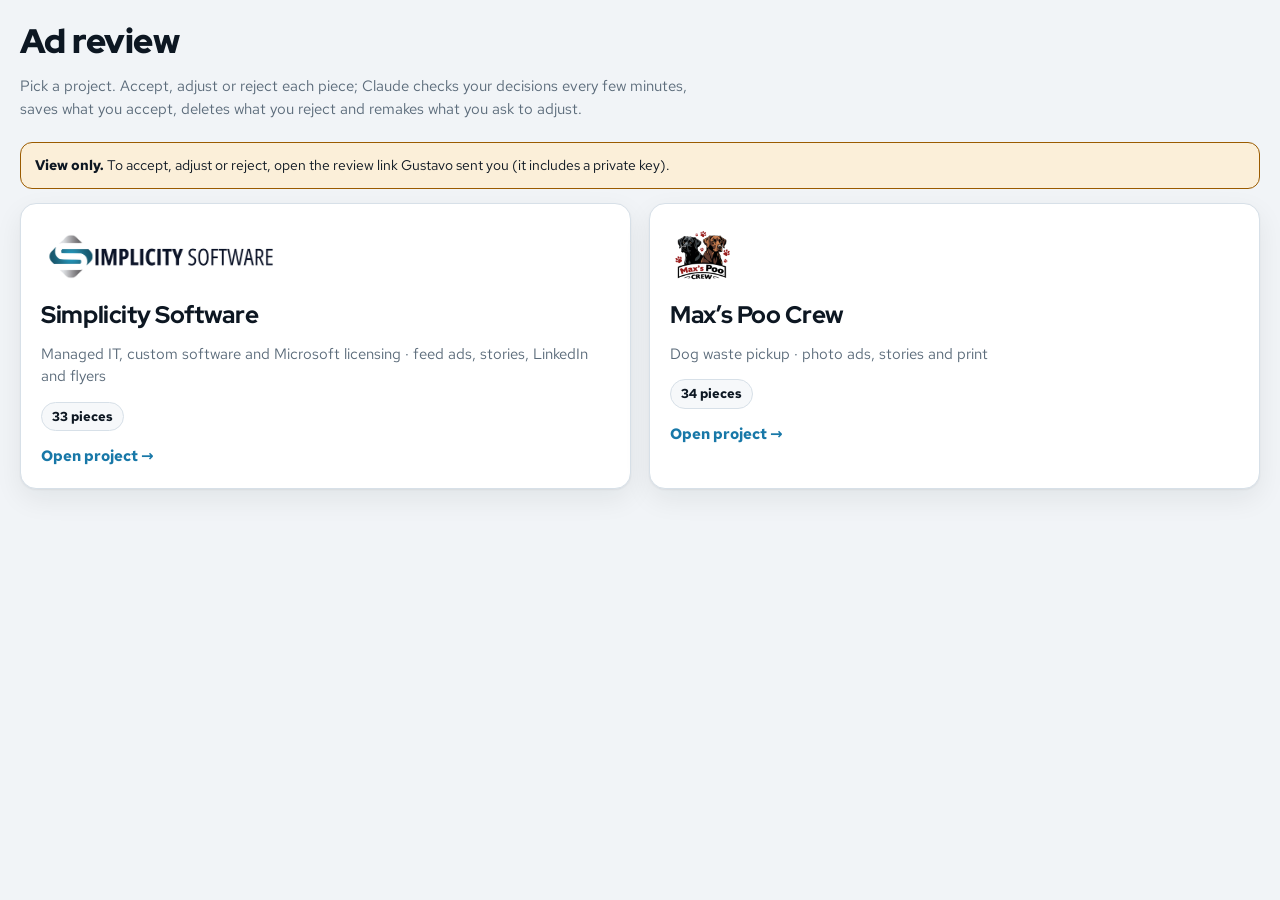
<file: index.html>
<!doctype html>
<html lang="en"><head><meta charset="utf-8"><meta name="viewport" content="width=device-width,initial-scale=1">
<meta name="robots" content="noindex,nofollow"><title>Ad review</title>
<link rel="preconnect" href="https://fonts.googleapis.com"><link rel="preconnect" href="https://fonts.gstatic.com" crossorigin>
<link rel="stylesheet" href="https://fonts.googleapis.com/css2?family=Red+Hat+Display:wght@800;900&family=Red+Hat+Text:wght@400;500;600;700&display=swap">
<link rel="stylesheet" href="app.css?v=20260918112430"></head>
<body data-page="home"><div class="wrap">
<header class="top"><h1>Ad review</h1></header>
<p class="lead">Pick a project. Accept, adjust or reject each piece; Claude checks your decisions every few minutes, saves what you accept, deletes what you reject and remakes what you ask to adjust.</p>
<p class="banner" id="banner" hidden><b>View only.</b> To accept, adjust or reject, open the review link Gustavo sent you (it includes a private key).</p>
<main class="projects" id="projects"></main>
<div class="notices" id="notices"></div>
</div><script src="config.js?v=20260918112430"></script><script src="app.js?v=20260918112430"></script></body></html>
</file>
<file: app.css>
:root{
  --ground:#F1F4F7; --surface:#FFFFFF; --inset:#F6F8FA; --ink:#0D1722; --muted:#5B6B7A; --line:#D7E0E8;
  --accent:#1878A8; --accent-ink:#FFFFFF; --focus:#6EC8E6;
  --ok:#1E7A52; --ok-soft:#E2F2EA; --warn:#9A5B00; --warn-soft:#FBEFD9; --out:#A12F3C; --out-soft:#F7E3E6; --new:#1D5FA8; --new-soft:#E2ECF8;
  --tile:#0E1A26;
  --shadow:0 1px 2px rgba(13,23,34,.06),0 10px 28px rgba(13,23,34,.07);
  --display:"Red Hat Display",system-ui,-apple-system,sans-serif;
  --body:"Red Hat Text",system-ui,-apple-system,"Segoe UI",Roboto,Arial,sans-serif;
}
@media (prefers-color-scheme: dark){
  :root{
    --ground:#0A121B; --surface:#121E2A; --inset:#0E1822; --ink:#E8F0F6; --muted:#9DAFBF; --line:#22374A;
    --accent:#6EC8E6; --accent-ink:#08111B;
    --ok:#62C99A; --ok-soft:#12301F; --warn:#F0B35A; --warn-soft:#352711; --out:#F08591; --out-soft:#3A1A20; --new:#8DB9F0; --new-soft:#13263D;
    --tile:#060C12;
    --shadow:0 1px 2px rgba(0,0,0,.3),0 10px 28px rgba(0,0,0,.3);
  }
}
body[data-project="poocrew"]{--accent:#C8102E;--accent-ink:#fff}
@media (prefers-color-scheme: dark){ body[data-project="poocrew"]{--accent:#F0667A;--accent-ink:#1A0A0C} }

*{box-sizing:border-box}
html,body{margin:0}
body{background:var(--ground);color:var(--ink);font:15px/1.5 var(--body);padding:0 16px 72px}
.wrap{max-width:1240px;margin:0 auto}
h1,h2,h3{font-family:var(--display);font-weight:800;letter-spacing:-.015em;line-height:1.1;margin:0;text-wrap:balance}
a{color:var(--accent)}
button{font:inherit}
:focus-visible{outline:3px solid var(--focus);outline-offset:2px}
[hidden]{display:none!important}

/* header */
.top{display:flex;flex-wrap:wrap;align-items:center;gap:12px 20px;padding:22px 0 16px}
.top .back{font-weight:600;text-decoration:none}
.top h1{font-size:clamp(24px,4vw,34px);font-weight:900;flex:1 1 260px}
.who{display:flex;flex-wrap:wrap;align-items:center;gap:8px;font-size:13px;color:var(--muted)}
.who input{font:inherit;font-size:14px;width:150px;padding:7px 10px;border-radius:9px;border:1.5px solid var(--line);background:var(--surface);color:var(--ink)}
.sync{font-size:12.5px;color:var(--muted)}
.banner{margin:0 0 14px;padding:12px 14px;border-radius:12px;border:1.5px solid var(--warn);background:var(--warn-soft);font-size:14px}

/* home */
.lead{color:var(--muted);margin:0 0 22px;max-width:70ch}
.projects{display:grid;grid-template-columns:repeat(auto-fit,minmax(300px,1fr));gap:18px}
.project{display:flex;flex-direction:column;gap:14px;background:var(--surface);border:1px solid var(--line);border-radius:16px;padding:20px;text-decoration:none;color:inherit;box-shadow:var(--shadow)}
.project:hover{border-color:var(--accent)}
.project .logo{height:64px;display:flex;align-items:center}
.project .logo img{max-height:64px;max-width:240px;width:auto}
.project h2{font-size:24px}
.project p{margin:0;color:var(--muted)}
.counts{display:flex;flex-wrap:wrap;gap:8px}
.count{font-size:13px;font-weight:700;padding:4px 10px;border-radius:999px;border:1px solid var(--line);background:var(--inset);font-variant-numeric:tabular-nums}
.count.todo{color:var(--new);border-color:var(--new);background:var(--new-soft)}
.count.ok{color:var(--ok)} .count.warn{color:var(--warn)} .count.out{color:var(--out)}
.open{align-self:flex-start;font-weight:700;color:var(--accent)}

/* tabs + filters */
.tabs{position:sticky;top:0;z-index:5;display:flex;gap:6px;overflow-x:auto;background:var(--ground);padding:10px 0;border-bottom:1px solid var(--line)}
.tab{flex:none;display:flex;align-items:center;gap:8px;padding:9px 14px;border-radius:999px;border:1.5px solid transparent;background:transparent;color:var(--muted);font-weight:700;cursor:pointer}
.tab b{font-variant-numeric:tabular-nums;font-size:12.5px;padding:1px 8px;border-radius:999px;background:var(--surface);border:1px solid var(--line);color:var(--ink)}
.tab[aria-selected="true"]{background:var(--surface);border-color:var(--accent);color:var(--ink)}
.filters{display:flex;flex-wrap:wrap;gap:8px;padding:14px 0 4px}
.filter{padding:5px 12px;border-radius:999px;border:1px solid var(--line);background:var(--surface);color:var(--ink);font-size:13px;font-weight:600;cursor:pointer}
.filter[aria-pressed="true"]{background:var(--accent);color:var(--accent-ink);border-color:var(--accent)}

/* grid of tiles */
.grid{display:grid;grid-template-columns:repeat(auto-fill,minmax(230px,1fr));gap:16px;padding-top:14px}
.empty{padding:48px 0;color:var(--muted);text-align:center;grid-column:1/-1}
.tile{display:flex;flex-direction:column;background:var(--surface);border:1.5px solid var(--line);border-radius:14px;overflow:hidden;box-shadow:var(--shadow)}
.tile[data-state="ok"]{border-color:var(--ok)} .tile[data-state="warn"]{border-color:var(--warn)} .tile[data-state="out"]{border-color:var(--out)}
.thumb{position:relative;display:block;width:100%;aspect-ratio:1;background:var(--tile);border:0;padding:0;cursor:zoom-in}
.thumb img{position:absolute;inset:0;width:100%;height:100%;object-fit:contain}
.thumb .gone{position:absolute;inset:0;display:grid;place-items:center;color:#9DAFBF;font-weight:700;letter-spacing:.1em;text-transform:uppercase;font-size:12px}
.thumb .kind{position:absolute;left:8px;bottom:8px;font-size:11.5px;font-weight:700;padding:2px 8px;border-radius:999px;background:rgba(0,0,0,.65);color:#fff}
.badge{position:absolute;right:8px;top:8px;font-size:11.5px;font-weight:800;padding:3px 9px;border-radius:999px;background:var(--surface);color:var(--ink);border:1px solid var(--line)}
.badge[data-state="ok"]{background:var(--ok-soft);color:var(--ok);border-color:var(--ok)}
.badge[data-state="warn"]{background:var(--warn-soft);color:var(--warn);border-color:var(--warn)}
.badge[data-state="out"]{background:var(--out-soft);color:var(--out);border-color:var(--out)}
.badge[data-state=""]{background:var(--new-soft);color:var(--new);border-color:var(--new)}
.tile .meta{display:flex;flex-direction:column;gap:6px;padding:12px 12px 8px;flex:1}
.idrow{display:flex;align-items:center;gap:6px;flex-wrap:wrap}
.pid{font-family:var(--display);font-weight:900;font-size:12px;background:var(--ink);color:var(--surface);padding:2px 7px;border-radius:6px;letter-spacing:.04em}
.ver{font-size:11.5px;font-weight:800;padding:1px 7px;border-radius:999px;background:var(--accent);color:var(--accent-ink)}
.batch{font-size:12px;color:var(--muted);font-weight:600}
.tile h3{font-size:15.5px;line-height:1.25}
.tile .by{font-size:12px;color:var(--muted);min-height:1em}
.tile.done{opacity:.55}
.ribbon{font-size:12px;font-weight:700;color:var(--new);white-space:nowrap;overflow:hidden;text-overflow:ellipsis}
.ribbon[data-kind="final"]{color:var(--ok)} .ribbon[data-kind="descartada"]{color:var(--out)}
.filed{font-size:13px;font-weight:700;color:var(--ok)}
.link{background:none;border:0;padding:0;color:var(--accent);font:inherit;font-size:12.5px;font-weight:600;text-decoration:underline;cursor:pointer}
.hint{font-size:12.5px;color:var(--out);font-weight:600}
.who .hint{flex-basis:100%}
.actions{display:grid;grid-template-columns:repeat(3,1fr) auto;gap:6px;padding:0 12px 12px}
.act{padding:7px 0;border-radius:9px;border:1.5px solid var(--line);background:var(--surface);color:var(--ink);font-weight:700;font-size:13px;cursor:pointer}
.act:hover{border-color:var(--ink)}
.act[aria-pressed="true"][data-v="ok"]{background:var(--ok-soft);border-color:var(--ok);color:var(--ok)}
.act[aria-pressed="true"][data-v="warn"]{background:var(--warn-soft);border-color:var(--warn);color:var(--warn)}
.act[aria-pressed="true"][data-v="out"]{background:var(--out-soft);border-color:var(--out);color:var(--out)}
.act.focus{padding:7px 12px;background:var(--accent);border-color:var(--accent);color:var(--accent-ink)}
.act:disabled{opacity:.5;cursor:not-allowed}
.actions.locked{grid-template-columns:1fr auto auto;align-items:center}

/* focus modal */
dialog.focusbox{width:min(1180px,calc(100vw - 24px));max-height:calc(100vh - 24px);padding:0;border:1px solid var(--line);border-radius:18px;background:var(--surface);color:var(--ink);overflow:hidden}
dialog.focusbox::backdrop{background:rgba(5,10,16,.72)}
.fb{display:grid;grid-template-columns:minmax(0,1.15fr) minmax(0,1fr);max-height:calc(100vh - 24px)}
.fb-media{background:var(--tile);overflow:auto;padding:18px;display:flex;flex-direction:column;gap:12px;align-items:center;justify-content:center}
.formats{display:flex;gap:6px;flex-wrap:wrap;justify-content:center}
.formats button{padding:5px 12px;border-radius:999px;border:1.5px solid #2A3F52;background:transparent;color:#C9D6E2;font-size:13px;font-weight:700;cursor:pointer}
.formats button[aria-pressed="true"]{background:#E8F0F6;border-color:#E8F0F6;color:#0D1722}
.fb-media figure{margin:0;width:100%;display:flex;flex-direction:column;align-items:center;gap:6px}
.fb-media img,.fb-media video{max-width:100%;max-height:calc(100vh - 150px);height:auto;width:auto;border-radius:8px;display:block}
.fb-media figcaption{font-size:12px;color:#9DAFBF}
.fb-media .gone{padding:80px 0;color:#9DAFBF;font-weight:700;letter-spacing:.1em;text-transform:uppercase}
.fb-info{overflow:auto;padding:20px 22px 24px;display:flex;flex-direction:column;gap:14px}
.fb-head{display:flex;align-items:flex-start;gap:10px}
.fb-head h2{font-size:clamp(20px,2.4vw,26px);flex:1}
.iconbtn{flex:none;width:38px;height:38px;border-radius:10px;border:1.5px solid var(--line);background:var(--surface);color:var(--ink);font-size:18px;cursor:pointer}
.iconbtn:hover{border-color:var(--ink)}
.chips{display:flex;flex-wrap:wrap;gap:6px}
.chip{font-size:12.5px;font-weight:600;padding:3px 9px;border-radius:999px;border:1px solid var(--line);background:var(--inset)}
.k{font-size:11px;font-weight:700;letter-spacing:.1em;text-transform:uppercase;color:var(--muted);display:block}
.onimage{margin:0;padding:10px 12px;border-left:3px solid var(--accent);background:var(--inset);border-radius:0 8px 8px 0;font-size:14px}
details{border:1px solid var(--line);border-radius:10px;background:var(--inset)}
summary{cursor:pointer;padding:9px 12px;font-weight:600;font-size:14px}
details .sub{padding:4px 12px 2px;font-size:11px;font-weight:700;letter-spacing:.1em;text-transform:uppercase;color:var(--muted)}
details pre{margin:0;padding:0 12px 12px;white-space:pre-wrap;font:14px/1.55 var(--body);overflow-wrap:anywhere}
.say{display:flex;flex-direction:column;gap:2px;padding:10px 12px;border-radius:10px;border:1.5px solid var(--accent);background:var(--inset);font-size:14px}
.say .k{color:var(--accent)}
.notes{margin:0;padding-left:18px;font-size:14px}
.decide{border-top:1px dashed var(--line);padding-top:14px;display:flex;flex-direction:column;gap:10px}
.seg{display:flex;gap:8px;flex-wrap:wrap}
.seg .act{padding:9px 16px;font-size:14px;min-height:42px}
.why{display:flex;gap:6px;flex-wrap:wrap}
.why button{padding:5px 11px;border-radius:999px;border:1.5px solid var(--line);background:var(--surface);color:var(--ink);font-size:13px;font-weight:600;cursor:pointer}
.why button[aria-pressed="true"]{background:var(--warn-soft);border-color:var(--warn);color:var(--warn)}
.decide label{font-size:13px;font-weight:600;color:var(--muted)}
.decide textarea{font:inherit;font-size:14px;width:100%;min-height:84px;padding:9px 11px;border-radius:10px;border:1.5px solid var(--line);background:var(--inset);color:var(--ink);resize:vertical}
.saved{font-size:12.5px;color:var(--muted);min-height:1.2em}
.filedrow{display:flex;gap:12px;align-items:center;flex-wrap:wrap}
.fb-who{display:flex;gap:8px;align-items:center;flex-wrap:wrap;font-size:13px;color:var(--muted)}
.fb-who input{font:inherit;font-size:14px;width:150px;padding:7px 10px;border-radius:9px;border:1.5px solid var(--line);background:var(--surface);color:var(--ink)}
.statusrow{display:flex;gap:10px;align-items:center;flex-wrap:wrap;min-height:1.2em}
.statusrow .by{font-size:12.5px;color:var(--muted)}
.confirm{display:inline-flex;gap:6px;align-items:center;font-size:12.5px}
.confirm button{padding:3px 10px;border-radius:999px;border:1.5px solid var(--line);background:var(--surface);color:var(--ink);font-size:12.5px;font-weight:700;cursor:pointer}
.fb-bar{display:flex;gap:8px;align-items:center;flex-wrap:wrap;padding-top:4px}
.fb-bar .send{padding:9px 18px;font-size:14px;min-height:42px}
.fb-bar .phoneclose{display:none}
.fb-nav{display:flex;justify-content:space-between;gap:8px;margin-left:auto}
.fb-nav button{padding:8px 14px;border-radius:10px;border:1.5px solid var(--line);background:var(--surface);color:var(--ink);font-weight:700;cursor:pointer}
.fb-nav button:disabled{opacity:.4;cursor:default}

/* bottom bars: short notices + the persistent "was NOT saved" list (moved inside the dialog while it is open) */
.bars{position:fixed;left:0;right:0;bottom:0;z-index:50;display:flex;flex-direction:column;gap:8px;align-items:center;padding:0 16px calc(12px + env(safe-area-inset-bottom,0px));pointer-events:none}
dialog.focusbox .bars{bottom:auto;top:0;padding:calc(10px + env(safe-area-inset-top,0px)) 16px 0}
.bars>*{pointer-events:auto;width:min(720px,100%);border-radius:12px;box-shadow:var(--shadow);font-size:14px}
.notice{display:flex;gap:10px;align-items:center;padding:10px 12px 10px 14px;background:var(--ink);color:var(--surface)}
.notice span{flex:1}
.notice .x{background:none;border:0;color:inherit;font-size:16px;cursor:pointer;padding:2px 6px}
.errbar{display:flex;flex-direction:column;gap:6px;padding:10px 14px;background:var(--out-soft);border:1.5px solid var(--out);color:var(--ink)}
.errbar .row{display:flex;gap:8px;align-items:center;flex-wrap:wrap}
.errbar .msg{flex:1;font-weight:700;color:var(--out)}
.errbar .dot{color:var(--muted)}
.errbar button{padding:5px 12px;border-radius:999px;border:1.5px solid var(--out);background:var(--surface);color:var(--out);font-weight:700;font-size:13px;cursor:pointer}

@media (max-width:860px){
  .fb{grid-template-columns:1fr;overflow:auto}
  .fb-media,.fb-info{overflow:visible}
  .fb-media img,.fb-media video{max-height:60vh}
}
@media (max-width:720px){
  dialog.focusbox{width:calc(100vw - 16px);max-height:calc(100vh - 16px);max-height:calc(100dvh - 16px)}
  .fb{max-height:calc(100vh - 16px);max-height:calc(100dvh - 16px)}
  .fb-media{padding:12px}
  .fb-media img,.fb-media video{max-height:45vh;max-height:45dvh}
  .fb-info{padding:14px 16px 0}
  /* decision bar pinned to the bottom of the dialog: Accept/Adjust/Reject (moved here by JS), Send, Previous/Next, close */
  .fb-bar{position:sticky;bottom:0;z-index:3;margin:6px -16px 0;padding:10px 12px calc(10px + env(safe-area-inset-bottom,0px));background:var(--surface);border-top:1px solid var(--line);box-shadow:0 -8px 20px rgba(0,0,0,.08)}
  .fb-bar .seg{flex:1 1 100%;gap:6px} .fb-bar .seg .act{flex:1;padding:9px 4px}
  .fb-bar .send{flex:1 1 100%}
  .fb-bar .act,.fb-bar .fb-nav button,.fb-bar .phoneclose{min-height:44px}
  .fb-bar .phoneclose{display:inline-flex;align-items:center;justify-content:center;width:44px;height:44px}
  .fb-nav{flex:1}
  .fb-nav button{flex:1}
  /* notices + error bar while the dialog is open: at the top, never over the sticky decision bar */
}
</file>
